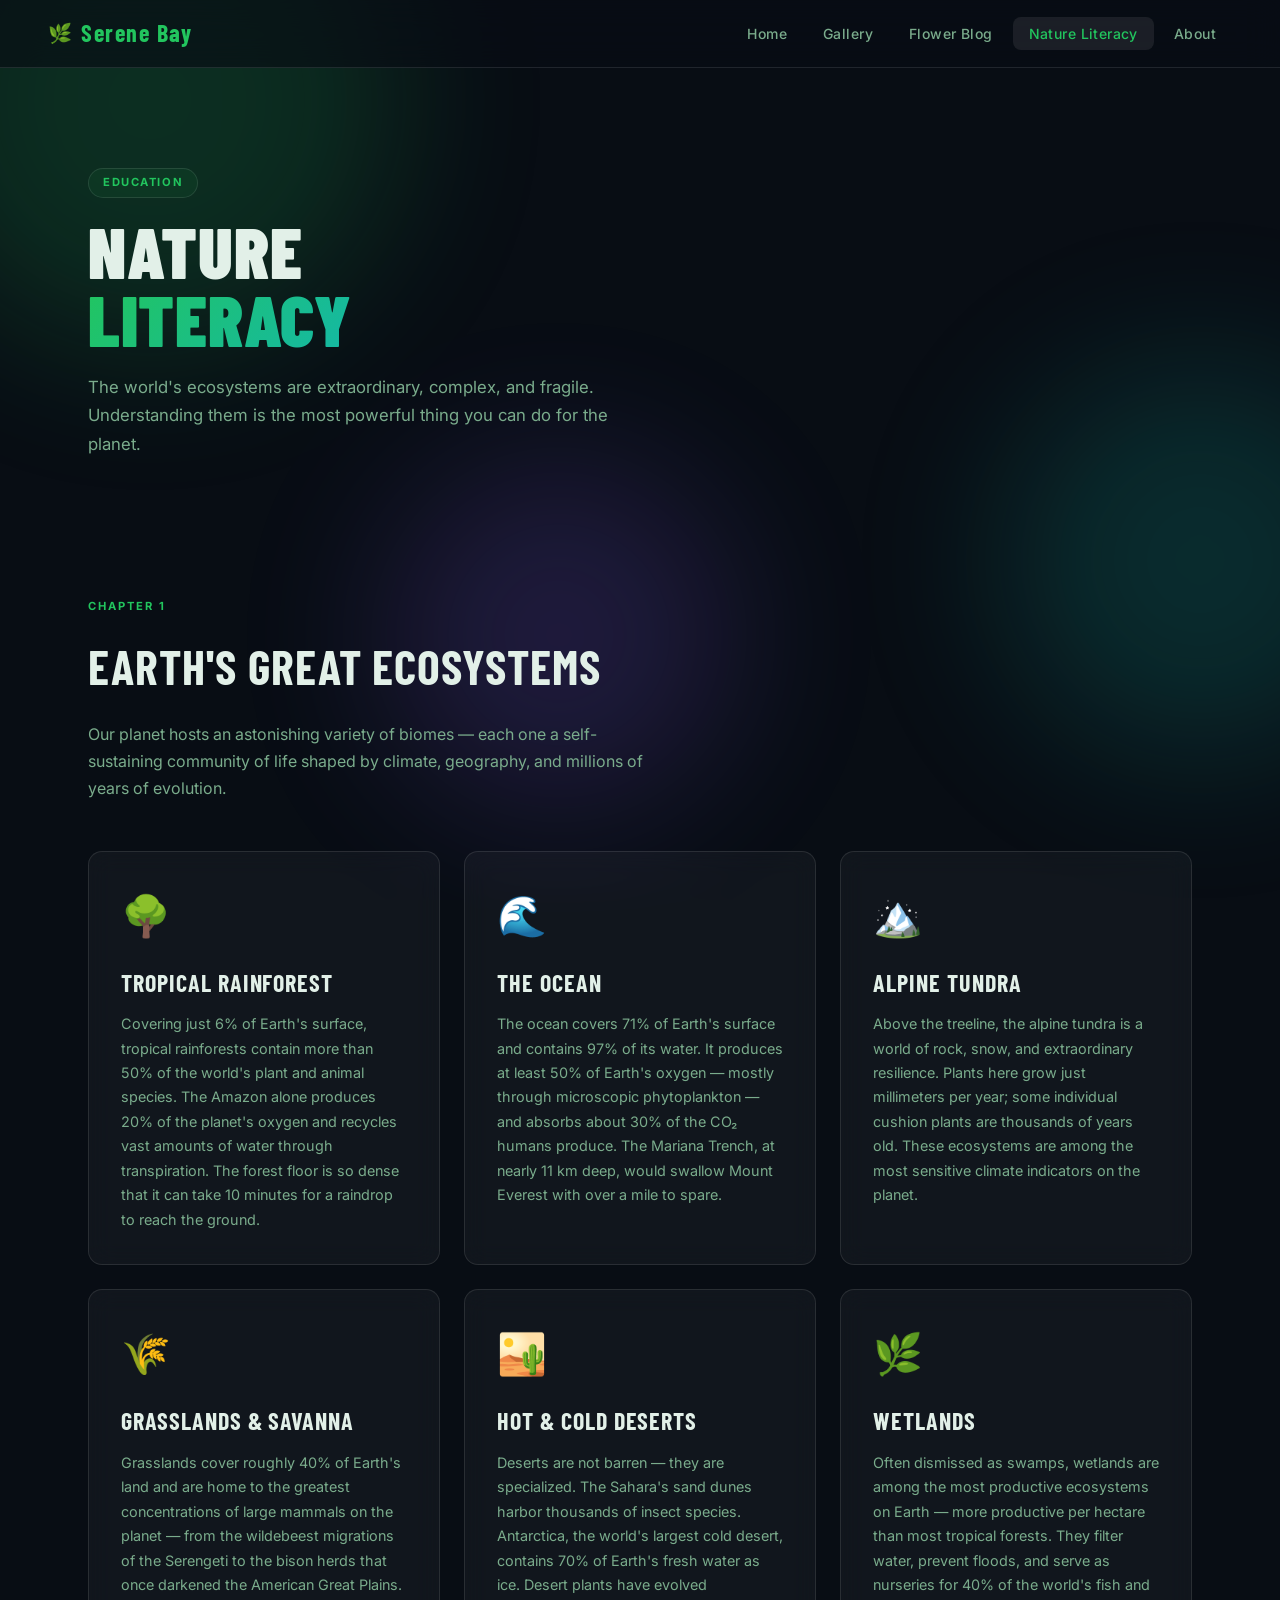
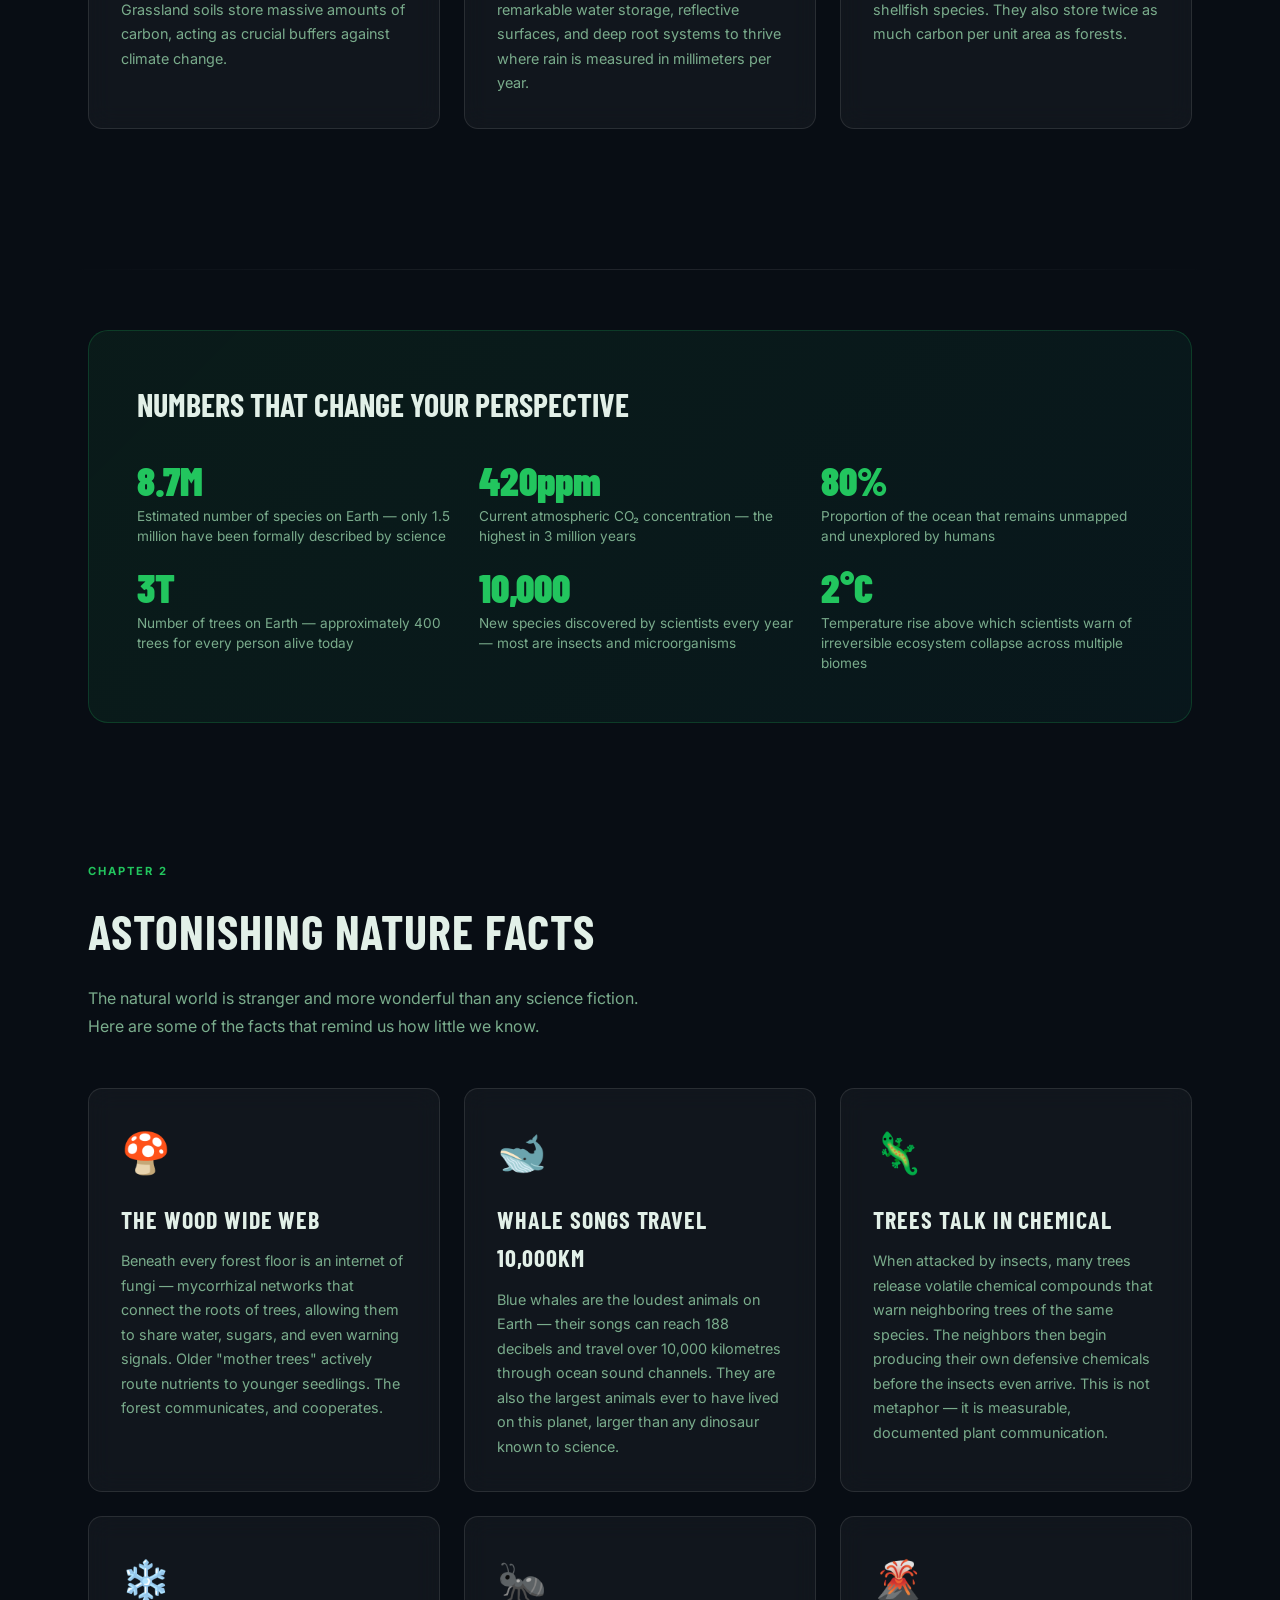
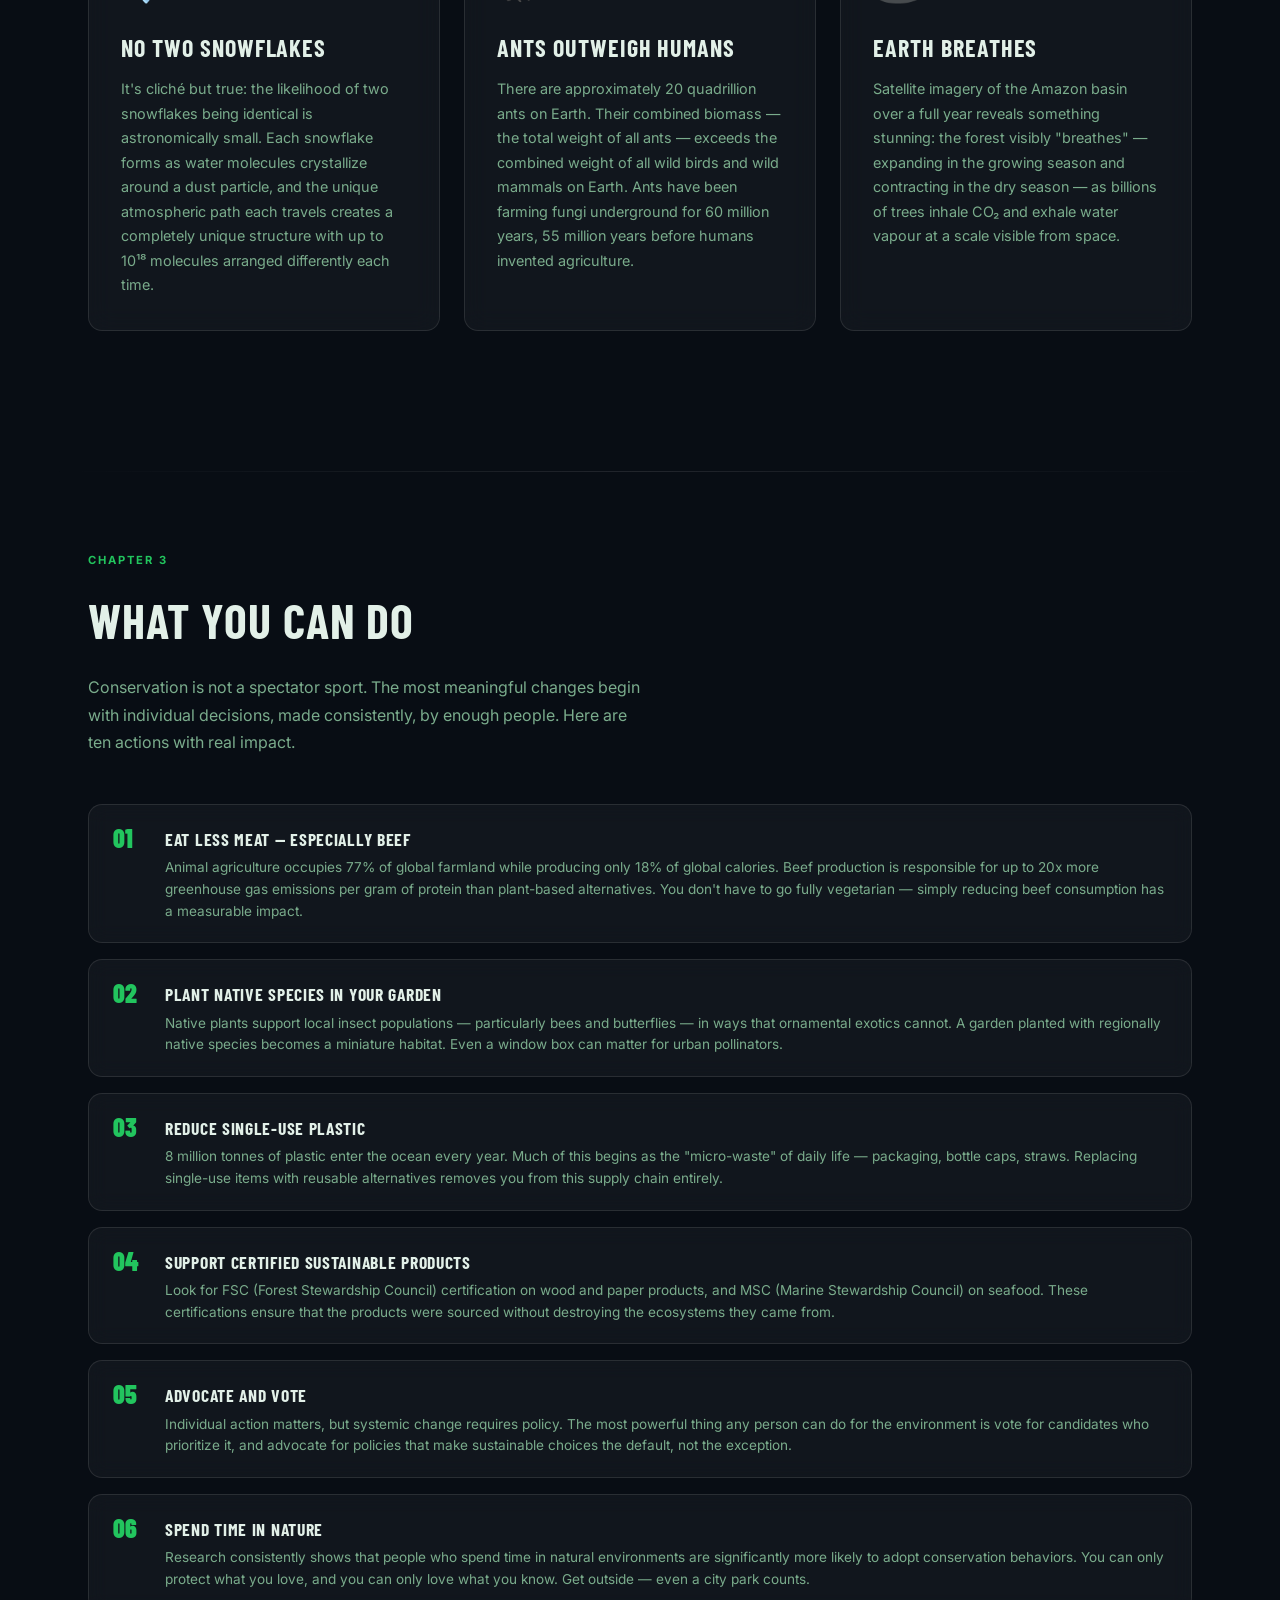
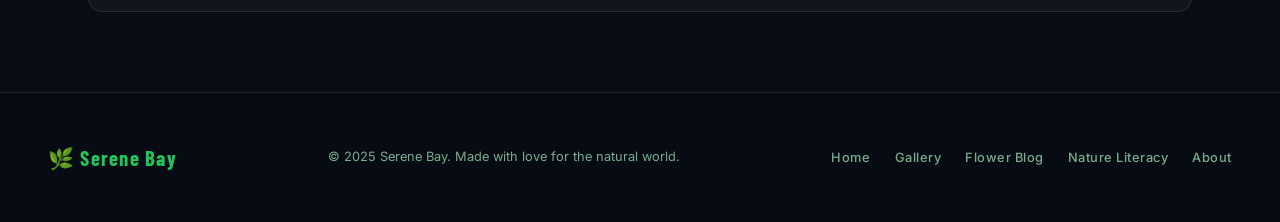
<file: nature-literacy.html>
<!DOCTYPE html>
<html lang="en">
<head>
  <meta charset="UTF-8" />
  <meta name="viewport" content="width=device-width, initial-scale=1.0" />
  <title>Nature Literacy — Serene Bay</title>
  <meta name="description" content="Explore ecosystems, discover astounding nature facts, and learn practical conservation tips at Serene Bay Nature Literacy." />
  <link rel="preconnect" href="https://fonts.googleapis.com">
  <link rel="preconnect" href="https://fonts.gstatic.com" crossorigin>
  <link href="https://fonts.googleapis.com/css2?family=Barlow+Condensed:wght@300;400;600;700;900&family=Inter:wght@300;400;500;600&display=swap" rel="stylesheet">
  <link rel="stylesheet" href="styles.css" />
</head>
<body>

  <div class="blob-container">
    <div class="blob blob-1"></div>
    <div class="blob blob-2"></div>
    <div class="blob blob-3"></div>
  </div>

  <nav class="navbar">
    <a class="nav-brand" href="index.html"><span class="leaf">🌿</span> Serene Bay</a>
    <div class="nav-toggle" id="navToggle" aria-label="Toggle menu">
      <span></span><span></span><span></span>
    </div>
    <ul class="nav-links" id="navLinks">
    </ul>
  </nav>

  <div class="page-content">

    <div class="page-hero">
      <span class="page-hero-tag">Education</span>
      <h1>Nature<br><span style="background:linear-gradient(135deg,#22c55e,#14b8a6);-webkit-background-clip:text;-webkit-text-fill-color:transparent;background-clip:text;">Literacy</span></h1>
      <p>The world's ecosystems are extraordinary, complex, and fragile. Understanding them is the most powerful thing you can do for the planet.</p>
    </div>

    <!-- Ecosystems Section -->
    <section>
      <p class="section-label">Chapter 1</p>
      <h2 class="section-title">Earth's Great Ecosystems</h2>
      <p class="section-desc">Our planet hosts an astonishing variety of biomes — each one a self-sustaining community of life shaped by climate, geography, and millions of years of evolution.</p>

      <div class="literacy-grid">

        <div class="glass-card literacy-card">
          <div class="literacy-icon">🌳</div>
          <h3>Tropical Rainforest</h3>
          <p>Covering just 6% of Earth's surface, tropical rainforests contain more than 50% of the world's plant and animal species. The Amazon alone produces 20% of the planet's oxygen and recycles vast amounts of water through transpiration. The forest floor is so dense that it can take 10 minutes for a raindrop to reach the ground.</p>
        </div>

        <div class="glass-card literacy-card">
          <div class="literacy-icon">🌊</div>
          <h3>The Ocean</h3>
          <p>The ocean covers 71% of Earth's surface and contains 97% of its water. It produces at least 50% of Earth's oxygen — mostly through microscopic phytoplankton — and absorbs about 30% of the CO₂ humans produce. The Mariana Trench, at nearly 11 km deep, would swallow Mount Everest with over a mile to spare.</p>
        </div>

        <div class="glass-card literacy-card">
          <div class="literacy-icon">🏔️</div>
          <h3>Alpine Tundra</h3>
          <p>Above the treeline, the alpine tundra is a world of rock, snow, and extraordinary resilience. Plants here grow just millimeters per year; some individual cushion plants are thousands of years old. These ecosystems are among the most sensitive climate indicators on the planet.</p>
        </div>

        <div class="glass-card literacy-card">
          <div class="literacy-icon">🌾</div>
          <h3>Grasslands & Savanna</h3>
          <p>Grasslands cover roughly 40% of Earth's land and are home to the greatest concentrations of large mammals on the planet — from the wildebeest migrations of the Serengeti to the bison herds that once darkened the American Great Plains. Grassland soils store massive amounts of carbon, acting as crucial buffers against climate change.</p>
        </div>

        <div class="glass-card literacy-card">
          <div class="literacy-icon">🏜️</div>
          <h3>Hot & Cold Deserts</h3>
          <p>Deserts are not barren — they are specialized. The Sahara's sand dunes harbor thousands of insect species. Antarctica, the world's largest cold desert, contains 70% of Earth's fresh water as ice. Desert plants have evolved remarkable water storage, reflective surfaces, and deep root systems to thrive where rain is measured in millimeters per year.</p>
        </div>

        <div class="glass-card literacy-card">
          <div class="literacy-icon">🌿</div>
          <h3>Wetlands</h3>
          <p>Often dismissed as swamps, wetlands are among the most productive ecosystems on Earth — more productive per hectare than most tropical forests. They filter water, prevent floods, and serve as nurseries for 40% of the world's fish and shellfish species. They also store twice as much carbon per unit area as forests.</p>
        </div>

      </div>
    </section>

    <div class="divider"></div>

    <!-- Facts Banner -->
    <div style="max-width:1200px;margin:0 auto;padding:0 48px;">
      <div class="facts-banner">
        <h3>Numbers That Change Your Perspective</h3>
        <div class="facts-list">
          <div class="fact-item">
            <div class="fact-number">8.7M</div>
            <div class="fact-label">Estimated number of species on Earth — only 1.5 million have been formally described by science</div>
          </div>
          <div class="fact-item">
            <div class="fact-number">420ppm</div>
            <div class="fact-label">Current atmospheric CO₂ concentration — the highest in 3 million years</div>
          </div>
          <div class="fact-item">
            <div class="fact-number">80%</div>
            <div class="fact-label">Proportion of the ocean that remains unmapped and unexplored by humans</div>
          </div>
          <div class="fact-item">
            <div class="fact-number">3T</div>
            <div class="fact-label">Number of trees on Earth — approximately 400 trees for every person alive today</div>
          </div>
          <div class="fact-item">
            <div class="fact-number">10,000</div>
            <div class="fact-label">New species discovered by scientists every year — most are insects and microorganisms</div>
          </div>
          <div class="fact-item">
            <div class="fact-number">2°C</div>
            <div class="fact-label">Temperature rise above which scientists warn of irreversible ecosystem collapse across multiple biomes</div>
          </div>
        </div>
      </div>
    </div>

    <!-- Fascinating Nature Facts -->
    <section>
      <p class="section-label">Chapter 2</p>
      <h2 class="section-title">Astonishing Nature Facts</h2>
      <p class="section-desc">The natural world is stranger and more wonderful than any science fiction. Here are some of the facts that remind us how little we know.</p>

      <div class="literacy-grid">

        <div class="glass-card literacy-card">
          <div class="literacy-icon">🍄</div>
          <h3>The Wood Wide Web</h3>
          <p>Beneath every forest floor is an internet of fungi — mycorrhizal networks that connect the roots of trees, allowing them to share water, sugars, and even warning signals. Older "mother trees" actively route nutrients to younger seedlings. The forest communicates, and cooperates.</p>
        </div>

        <div class="glass-card literacy-card">
          <div class="literacy-icon">🐋</div>
          <h3>Whale Songs Travel 10,000km</h3>
          <p>Blue whales are the loudest animals on Earth — their songs can reach 188 decibels and travel over 10,000 kilometres through ocean sound channels. They are also the largest animals ever to have lived on this planet, larger than any dinosaur known to science.</p>
        </div>

        <div class="glass-card literacy-card">
          <div class="literacy-icon">🦎</div>
          <h3>Trees Talk in Chemical</h3>
          <p>When attacked by insects, many trees release volatile chemical compounds that warn neighboring trees of the same species. The neighbors then begin producing their own defensive chemicals before the insects even arrive. This is not metaphor — it is measurable, documented plant communication.</p>
        </div>

        <div class="glass-card literacy-card">
          <div class="literacy-icon">❄️</div>
          <h3>No Two Snowflakes</h3>
          <p>It's cliché but true: the likelihood of two snowflakes being identical is astronomically small. Each snowflake forms as water molecules crystallize around a dust particle, and the unique atmospheric path each travels creates a completely unique structure with up to 10¹⁸ molecules arranged differently each time.</p>
        </div>

        <div class="glass-card literacy-card">
          <div class="literacy-icon">🐜</div>
          <h3>Ants Outweigh Humans</h3>
          <p>There are approximately 20 quadrillion ants on Earth. Their combined biomass — the total weight of all ants — exceeds the combined weight of all wild birds and wild mammals on Earth. Ants have been farming fungi underground for 60 million years, 55 million years before humans invented agriculture.</p>
        </div>

        <div class="glass-card literacy-card">
          <div class="literacy-icon">🌋</div>
          <h3>Earth Breathes</h3>
          <p>Satellite imagery of the Amazon basin over a full year reveals something stunning: the forest visibly "breathes" — expanding in the growing season and contracting in the dry season — as billions of trees inhale CO₂ and exhale water vapour at a scale visible from space.</p>
        </div>

      </div>
    </section>

    <div class="divider"></div>

    <!-- Conservation Section -->
    <section>
      <p class="section-label">Chapter 3</p>
      <h2 class="section-title">What You Can Do</h2>
      <p class="section-desc">Conservation is not a spectator sport. The most meaningful changes begin with individual decisions, made consistently, by enough people. Here are ten actions with real impact.</p>

      <div class="conservation-list">

        <div class="conservation-item">
          <span class="num">01</span>
          <div>
            <h4>Eat Less Meat — Especially Beef</h4>
            <p>Animal agriculture occupies 77% of global farmland while producing only 18% of global calories. Beef production is responsible for up to 20x more greenhouse gas emissions per gram of protein than plant-based alternatives. You don't have to go fully vegetarian — simply reducing beef consumption has a measurable impact.</p>
          </div>
        </div>

        <div class="conservation-item">
          <span class="num">02</span>
          <div>
            <h4>Plant Native Species in Your Garden</h4>
            <p>Native plants support local insect populations — particularly bees and butterflies — in ways that ornamental exotics cannot. A garden planted with regionally native species becomes a miniature habitat. Even a window box can matter for urban pollinators.</p>
          </div>
        </div>

        <div class="conservation-item">
          <span class="num">03</span>
          <div>
            <h4>Reduce Single-Use Plastic</h4>
            <p>8 million tonnes of plastic enter the ocean every year. Much of this begins as the "micro-waste" of daily life — packaging, bottle caps, straws. Replacing single-use items with reusable alternatives removes you from this supply chain entirely.</p>
          </div>
        </div>

        <div class="conservation-item">
          <span class="num">04</span>
          <div>
            <h4>Support Certified Sustainable Products</h4>
            <p>Look for FSC (Forest Stewardship Council) certification on wood and paper products, and MSC (Marine Stewardship Council) on seafood. These certifications ensure that the products were sourced without destroying the ecosystems they came from.</p>
          </div>
        </div>

        <div class="conservation-item">
          <span class="num">05</span>
          <div>
            <h4>Advocate and Vote</h4>
            <p>Individual action matters, but systemic change requires policy. The most powerful thing any person can do for the environment is vote for candidates who prioritize it, and advocate for policies that make sustainable choices the default, not the exception.</p>
          </div>
        </div>

        <div class="conservation-item">
          <span class="num">06</span>
          <div>
            <h4>Spend Time in Nature</h4>
            <p>Research consistently shows that people who spend time in natural environments are significantly more likely to adopt conservation behaviors. You can only protect what you love, and you can only love what you know. Get outside — even a city park counts.</p>
          </div>
        </div>

      </div>
    </section>

    <footer class="footer">
      <div class="footer-brand">🌿 Serene Bay</div>
      <p class="footer-copy">© 2025 Serene Bay. Made with love for the natural world.</p>
      <ul class="footer-links" id="footerLinks"></ul>
    </footer>
  </div>

  <script src="nav.js"></script>
</body>
</html>
</file>
<file: styles.css>
/* ============================================================
   SERENE BAY — Shared Stylesheet
   Forest-dark glassmorphism aesthetic
   ============================================================ */

@import url('https://fonts.googleapis.com/css2?family=Barlow+Condensed:wght@300;400;600;700;900&family=Inter:wght@300;400;500;600&display=swap');

:root {
  --bg-deep:     #080d14;
  --bg-dark:     #0c1220;
  --bg-mid:      #101a2e;
  --green-vivid: #22c55e;
  --green-soft:  #16a34a;
  --teal:        #14b8a6;
  --violet:      #8b5cf6;
  --coral:       #f97316;
  --text:        #e2f0e8;
  --text-muted:  #7aac8c;
  --glass-bg:    rgba(255, 255, 255, 0.04);
  --glass-border:rgba(255, 255, 255, 0.10);
  --glass-hover: rgba(255, 255, 255, 0.08);
  --radius:      14px;
  --transition:  0.3s cubic-bezier(0.4, 0, 0.2, 1);
}

*, *::before, *::after { box-sizing: border-box; margin: 0; padding: 0; }

html { scroll-behavior: smooth; }

body {
  font-family: 'Inter', sans-serif;
  background-color: var(--bg-deep);
  color: var(--text);
  min-height: 100vh;
  line-height: 1.6;
  overflow-x: hidden;
}

/* ── BLOBS ─────────────────────────────────────────────── */
.blob-container {
  position: fixed;
  inset: 0;
  pointer-events: none;
  z-index: 0;
  overflow: hidden;
}
.blob {
  position: absolute;
  border-radius: 50%;
  filter: blur(80px);
  opacity: 0.18;
  animation: blobDrift 20s ease-in-out infinite alternate;
}
.blob-1 { width: 500px; height: 500px; background: var(--green-vivid); top: -150px; left: -100px; animation-delay: 0s; }
.blob-2 { width: 400px; height: 400px; background: var(--teal);        top: 40%;  right: -120px; animation-delay: -6s; }
.blob-3 { width: 350px; height: 350px; background: var(--violet);      bottom: 10%; left: 30%; animation-delay: -12s; }

@keyframes blobDrift {
  0%   { transform: translate(0, 0) scale(1); }
  50%  { transform: translate(30px, -40px) scale(1.1); }
  100% { transform: translate(-20px, 30px) scale(0.95); }
}

/* ── NAVBAR ─────────────────────────────────────────────── */
.navbar {
  position: fixed;
  top: 0;
  left: 0;
  right: 0;
  z-index: 1000;
  display: flex;
  align-items: center;
  justify-content: space-between;
  padding: 0 48px;
  height: 68px;
  background: rgba(8, 13, 20, 0.65);
  backdrop-filter: blur(18px);
  -webkit-backdrop-filter: blur(18px);
  border-bottom: 1px solid var(--glass-border);
}

.nav-brand {
  font-family: 'Barlow Condensed', sans-serif;
  font-size: 1.5rem;
  font-weight: 700;
  letter-spacing: 0.06em;
  color: var(--green-vivid);
  text-decoration: none;
  display: flex;
  align-items: center;
  gap: 8px;
}
.nav-brand .leaf { font-size: 1.2rem; }

.nav-links {
  list-style: none;
  display: flex;
  gap: 4px;
}

.nav-links a {
  text-decoration: none;
  color: var(--text-muted);
  font-size: 0.875rem;
  font-weight: 500;
  letter-spacing: 0.03em;
  padding: 8px 16px;
  border-radius: 8px;
  transition: color var(--transition), background var(--transition);
}
.nav-links a:hover,
.nav-links a.active {
  color: var(--text);
  background: var(--glass-hover);
}
.nav-links a.active {
  color: var(--green-vivid);
}

.nav-toggle {
  display: none;
  flex-direction: column;
  gap: 5px;
  cursor: pointer;
  padding: 8px;
}
.nav-toggle span {
  display: block;
  width: 24px;
  height: 2px;
  background: var(--text);
  border-radius: 2px;
  transition: var(--transition);
}

/* ── PAGE WRAPPER ────────────────────────────────────────── */
.page-content {
  position: relative;
  z-index: 1;
  padding-top: 68px;
}

/* ── HERO ─────────────────────────────────────────────────── */
.hero {
  position: relative;
  min-height: 92vh;
  display: flex;
  align-items: center;
  overflow: hidden;
}
.hero-bg {
  position: absolute;
  inset: 0;
  background-size: cover;
  background-position: center;
  background-repeat: no-repeat;
  filter: brightness(0.35) saturate(1.2);
}
.hero-overlay {
  position: absolute;
  inset: 0;
  background: linear-gradient(135deg, rgba(8,13,20,0.7) 0%, rgba(20,184,166,0.10) 50%, rgba(8,13,20,0.8) 100%);
}
.hero-content {
  position: relative;
  z-index: 2;
  max-width: 720px;
  padding: 0 48px;
}
.hero-tag {
  display: inline-block;
  padding: 6px 14px;
  border: 1px solid var(--glass-border);
  border-radius: 100px;
  font-size: 0.75rem;
  font-weight: 600;
  letter-spacing: 0.12em;
  text-transform: uppercase;
  color: var(--green-vivid);
  background: rgba(34,197,94,0.08);
  margin-bottom: 20px;
}
.hero-title {
  font-family: 'Barlow Condensed', sans-serif;
  font-size: clamp(3rem, 8vw, 6rem);
  font-weight: 900;
  line-height: 0.95;
  letter-spacing: -0.01em;
  text-transform: uppercase;
  margin-bottom: 24px;
}
.hero-title .highlight {
  background: linear-gradient(135deg, var(--green-vivid), var(--teal));
  -webkit-background-clip: text;
  -webkit-text-fill-color: transparent;
  background-clip: text;
}
.hero-desc {
  font-size: 1.125rem;
  color: var(--text-muted);
  max-width: 480px;
  margin-bottom: 36px;
  line-height: 1.7;
}
.btn-row {
  display: flex;
  gap: 14px;
  flex-wrap: wrap;
}
.btn {
  display: inline-flex;
  align-items: center;
  gap: 8px;
  padding: 14px 28px;
  border-radius: 10px;
  font-size: 0.9rem;
  font-weight: 600;
  letter-spacing: 0.04em;
  text-decoration: none;
  border: none;
  cursor: pointer;
  transition: transform var(--transition), box-shadow var(--transition), background var(--transition);
}
.btn-primary {
  background: linear-gradient(135deg, var(--green-vivid), var(--teal));
  color: #0a1f14;
}
.btn-primary:hover {
  transform: translateY(-2px);
  box-shadow: 0 8px 30px rgba(34,197,94,0.35);
}
.btn-ghost {
  background: var(--glass-bg);
  color: var(--text);
  border: 1px solid var(--glass-border);
  backdrop-filter: blur(10px);
}
.btn-ghost:hover {
  background: var(--glass-hover);
  transform: translateY(-2px);
}

/* ── SECTION ─────────────────────────────────────────────── */
section {
  padding: 80px 48px;
  max-width: 1200px;
  margin: 0 auto;
}
.section-full {
  padding: 80px 48px;
  max-width: none;
}
.section-label {
  font-size: 0.7rem;
  font-weight: 700;
  letter-spacing: 0.18em;
  text-transform: uppercase;
  color: var(--green-vivid);
  margin-bottom: 12px;
}
.section-title {
  font-family: 'Barlow Condensed', sans-serif;
  font-size: clamp(2rem, 4vw, 3rem);
  font-weight: 700;
  text-transform: uppercase;
  letter-spacing: 0.02em;
  margin-bottom: 16px;
}
.section-desc {
  color: var(--text-muted);
  max-width: 560px;
  font-size: 1rem;
  line-height: 1.7;
  margin-bottom: 48px;
}

/* ── GLASS CARD ─────────────────────────────────────────── */
.glass-card {
  background: var(--glass-bg);
  border: 1px solid var(--glass-border);
  border-radius: var(--radius);
  backdrop-filter: blur(12px);
  -webkit-backdrop-filter: blur(12px);
  transition: background var(--transition), transform var(--transition), box-shadow var(--transition);
  overflow: hidden;
}
.glass-card:hover {
  background: var(--glass-hover);
  transform: translateY(-4px);
  box-shadow: 0 12px 40px rgba(0,0,0,0.4);
}

/* ── FEATURE GRID ─────────────────────────────────────────── */
.features-grid {
  display: grid;
  grid-template-columns: repeat(auto-fit, minmax(260px, 1fr));
  gap: 20px;
}
.feature-card {
  padding: 32px;
}
.feature-icon {
  font-size: 2rem;
  margin-bottom: 16px;
}
.feature-card h3 {
  font-family: 'Barlow Condensed', sans-serif;
  font-size: 1.4rem;
  font-weight: 700;
  text-transform: uppercase;
  letter-spacing: 0.04em;
  margin-bottom: 10px;
}
.feature-card p {
  color: var(--text-muted);
  font-size: 0.9rem;
  line-height: 1.65;
}

/* ── GALLERY GRID ─────────────────────────────────────────── */
.gallery-categories {
  display: flex;
  gap: 10px;
  flex-wrap: wrap;
  margin-bottom: 40px;
}
.category-btn {
  padding: 8px 20px;
  border-radius: 100px;
  border: 1px solid var(--glass-border);
  background: var(--glass-bg);
  color: var(--text-muted);
  font-size: 0.8rem;
  font-weight: 600;
  letter-spacing: 0.06em;
  text-transform: uppercase;
  cursor: pointer;
  transition: all var(--transition);
}
.category-btn:hover,
.category-btn.active {
  background: rgba(34,197,94,0.12);
  border-color: var(--green-vivid);
  color: var(--green-vivid);
}
.gallery-masonry {
  columns: 3;
  column-gap: 16px;
}
.gallery-item {
  break-inside: avoid;
  margin-bottom: 16px;
  border-radius: var(--radius);
  overflow: hidden;
  position: relative;
  cursor: pointer;
}
.gallery-item img {
  width: 100%;
  display: block;
  transition: transform 0.5s ease;
}
.gallery-item:hover img { transform: scale(1.05); }
.gallery-item-overlay {
  position: absolute;
  inset: 0;
  background: linear-gradient(to top, rgba(8,13,20,0.85) 0%, transparent 50%);
  opacity: 0;
  transition: opacity var(--transition);
  display: flex;
  align-items: flex-end;
  padding: 20px;
}
.gallery-item:hover .gallery-item-overlay { opacity: 1; }
.gallery-item-label {
  font-size: 0.8rem;
  font-weight: 600;
  letter-spacing: 0.06em;
  text-transform: uppercase;
  color: var(--green-vivid);
}
.gallery-item-title {
  font-family: 'Barlow Condensed', sans-serif;
  font-size: 1.1rem;
  font-weight: 700;
}

/* ── BLOG ─────────────────────────────────────────────────── */
.blog-grid {
  display: grid;
  grid-template-columns: repeat(auto-fit, minmax(300px, 1fr));
  gap: 24px;
}
.blog-card { display: flex; flex-direction: column; }
.blog-card-img {
  width: 100%;
  height: 220px;
  object-fit: cover;
}
.blog-card-body { padding: 24px; flex: 1; display: flex; flex-direction: column; }
.blog-tag {
  display: inline-block;
  padding: 3px 10px;
  border-radius: 100px;
  font-size: 0.68rem;
  font-weight: 700;
  letter-spacing: 0.1em;
  text-transform: uppercase;
  background: rgba(34,197,94,0.12);
  color: var(--green-vivid);
  border: 1px solid rgba(34,197,94,0.25);
  margin-bottom: 12px;
  width: fit-content;
}
.blog-card-body h3 {
  font-family: 'Barlow Condensed', sans-serif;
  font-size: 1.5rem;
  font-weight: 700;
  text-transform: uppercase;
  letter-spacing: 0.02em;
  margin-bottom: 10px;
  line-height: 1.1;
}
.blog-card-body p {
  color: var(--text-muted);
  font-size: 0.875rem;
  line-height: 1.65;
  flex: 1;
  margin-bottom: 20px;
}
.blog-meta {
  display: flex;
  align-items: center;
  gap: 12px;
  font-size: 0.75rem;
  color: var(--text-muted);
  border-top: 1px solid var(--glass-border);
  padding-top: 16px;
  margin-top: auto;
}
.blog-full-article {
  max-width: 760px;
  margin: 0 auto;
  padding: 0 48px 80px;
}
.blog-full-article h2 {
  font-family: 'Barlow Condensed', sans-serif;
  font-size: 2rem;
  font-weight: 700;
  text-transform: uppercase;
  margin: 40px 0 16px;
  color: var(--green-vivid);
}
.blog-full-article p {
  color: var(--text-muted);
  font-size: 1rem;
  line-height: 1.8;
  margin-bottom: 18px;
}
.blog-full-article .flower-hero {
  width: 100%;
  height: 340px;
  object-fit: cover;
  border-radius: var(--radius);
  margin: 20px 0 30px;
}
.flower-facts {
  background: var(--glass-bg);
  border: 1px solid var(--glass-border);
  border-radius: var(--radius);
  padding: 24px 28px;
  margin: 30px 0;
  backdrop-filter: blur(12px);
}
.flower-facts h4 {
  font-family: 'Barlow Condensed', sans-serif;
  font-size: 1rem;
  font-weight: 700;
  text-transform: uppercase;
  letter-spacing: 0.1em;
  color: var(--teal);
  margin-bottom: 14px;
}
.flower-facts ul {
  list-style: none;
  display: flex;
  flex-direction: column;
  gap: 8px;
}
.flower-facts li {
  font-size: 0.875rem;
  color: var(--text-muted);
  display: flex;
  gap: 10px;
}
.flower-facts li::before {
  content: '▸';
  color: var(--green-vivid);
  flex-shrink: 0;
}
.flower-articles-grid {
  display: grid;
  grid-template-columns: 1fr;
  gap: 60px;
}

/* ── NATURE LITERACY ─────────────────────────────────────── */
.literacy-grid {
  display: grid;
  grid-template-columns: repeat(auto-fit, minmax(300px, 1fr));
  gap: 24px;
  margin-bottom: 60px;
}
.literacy-card { padding: 32px; }
.literacy-icon {
  font-size: 2.5rem;
  margin-bottom: 16px;
}
.literacy-card h3 {
  font-family: 'Barlow Condensed', sans-serif;
  font-size: 1.5rem;
  font-weight: 700;
  text-transform: uppercase;
  letter-spacing: 0.04em;
  margin-bottom: 10px;
}
.literacy-card p {
  color: var(--text-muted);
  font-size: 0.9rem;
  line-height: 1.7;
}
.facts-banner {
  background: linear-gradient(135deg, rgba(34,197,94,0.08), rgba(20,184,166,0.06));
  border: 1px solid rgba(34,197,94,0.2);
  border-radius: 20px;
  padding: 48px;
  margin: 60px 0;
}
.facts-banner h3 {
  font-family: 'Barlow Condensed', sans-serif;
  font-size: 2rem;
  font-weight: 700;
  text-transform: uppercase;
  margin-bottom: 30px;
}
.facts-list {
  display: grid;
  grid-template-columns: repeat(auto-fit, minmax(240px, 1fr));
  gap: 20px;
}
.fact-item {
  display: flex;
  flex-direction: column;
  gap: 6px;
}
.fact-number {
  font-family: 'Barlow Condensed', sans-serif;
  font-size: 2.5rem;
  font-weight: 900;
  color: var(--green-vivid);
  line-height: 1;
}
.fact-label {
  font-size: 0.85rem;
  color: var(--text-muted);
  line-height: 1.5;
}
.conservation-list {
  display: flex;
  flex-direction: column;
  gap: 16px;
  margin-top: 32px;
}
.conservation-item {
  display: flex;
  gap: 16px;
  align-items: flex-start;
  padding: 20px 24px;
  border-radius: var(--radius);
  background: var(--glass-bg);
  border: 1px solid var(--glass-border);
  backdrop-filter: blur(10px);
}
.conservation-item .num {
  font-family: 'Barlow Condensed', sans-serif;
  font-size: 1.6rem;
  font-weight: 900;
  color: var(--green-vivid);
  flex-shrink: 0;
  line-height: 1;
  min-width: 36px;
}
.conservation-item h4 {
  font-family: 'Barlow Condensed', sans-serif;
  font-size: 1.1rem;
  font-weight: 700;
  text-transform: uppercase;
  letter-spacing: 0.04em;
  margin-bottom: 4px;
}
.conservation-item p {
  font-size: 0.85rem;
  color: var(--text-muted);
  line-height: 1.6;
}

/* ── ABOUT ─────────────────────────────────────────────────── */
.about-hero-text {
  max-width: 680px;
}
.about-grid {
  display: grid;
  grid-template-columns: 1fr 1fr;
  gap: 24px;
}
.about-image-block {
  position: relative;
  border-radius: var(--radius);
  overflow: hidden;
  height: 400px;
}
.about-image-block img {
  width: 100%;
  height: 100%;
  object-fit: cover;
  filter: brightness(0.75) saturate(1.1);
}
.about-image-block .caption {
  position: absolute;
  bottom: 20px;
  left: 20px;
  right: 20px;
  font-size: 0.75rem;
  color: var(--text-muted);
}
.about-text-block {
  display: flex;
  flex-direction: column;
  justify-content: center;
  gap: 20px;
}
.about-text-block p {
  color: var(--text-muted);
  font-size: 0.95rem;
  line-height: 1.75;
}
.about-values {
  display: grid;
  grid-template-columns: repeat(auto-fit, minmax(220px, 1fr));
  gap: 16px;
  margin-top: 12px;
}
.value-pill {
  display: flex;
  align-items: center;
  gap: 12px;
  padding: 16px 20px;
  background: var(--glass-bg);
  border: 1px solid var(--glass-border);
  border-radius: 10px;
  backdrop-filter: blur(10px);
}
.value-pill .icon { font-size: 1.4rem; }
.value-pill span {
  font-size: 0.85rem;
  font-weight: 600;
  letter-spacing: 0.03em;
}

/* ── STATS ROW ──────────────────────────────────────────── */
.stats-row {
  display: grid;
  grid-template-columns: repeat(4, 1fr);
  gap: 1px;
  background: var(--glass-border);
  border: 1px solid var(--glass-border);
  border-radius: var(--radius);
  overflow: hidden;
  margin: 48px 0;
}
.stat-item {
  background: var(--bg-dark);
  padding: 32px 24px;
  text-align: center;
}
.stat-number {
  font-family: 'Barlow Condensed', sans-serif;
  font-size: 2.5rem;
  font-weight: 900;
  color: var(--green-vivid);
  line-height: 1;
  margin-bottom: 6px;
}
.stat-label {
  font-size: 0.75rem;
  color: var(--text-muted);
  text-transform: uppercase;
  letter-spacing: 0.08em;
}

/* ── DIVIDER ─────────────────────────────────────────────── */
.divider {
  height: 1px;
  background: linear-gradient(90deg, transparent, var(--glass-border), transparent);
  margin: 0 48px;
}

/* ── FOOTER ──────────────────────────────────────────────── */
.footer {
  position: relative;
  z-index: 1;
  border-top: 1px solid var(--glass-border);
  padding: 48px;
  display: flex;
  justify-content: space-between;
  align-items: center;
  flex-wrap: wrap;
  gap: 20px;
  background: rgba(8,13,20,0.9);
  backdrop-filter: blur(12px);
}
.footer-brand {
  font-family: 'Barlow Condensed', sans-serif;
  font-size: 1.3rem;
  font-weight: 700;
  color: var(--green-vivid);
  letter-spacing: 0.06em;
}
.footer-copy {
  font-size: 0.8rem;
  color: var(--text-muted);
}
.footer-links {
  display: flex;
  gap: 24px;
  list-style: none;
}
.footer-links a {
  text-decoration: none;
  color: var(--text-muted);
  font-size: 0.8rem;
  font-weight: 500;
  letter-spacing: 0.04em;
  transition: color var(--transition);
}
.footer-links a:hover { color: var(--green-vivid); }

/* ── PAGE HERO (inner pages) ─────────────────────────────── */
.page-hero {
  padding: 100px 48px 60px;
  max-width: 1200px;
  margin: 0 auto;
}
.page-hero-tag {
  display: inline-block;
  padding: 5px 14px;
  border: 1px solid var(--glass-border);
  border-radius: 100px;
  font-size: 0.7rem;
  font-weight: 700;
  letter-spacing: 0.14em;
  text-transform: uppercase;
  color: var(--green-vivid);
  background: rgba(34,197,94,0.07);
  margin-bottom: 18px;
}
.page-hero h1 {
  font-family: 'Barlow Condensed', sans-serif;
  font-size: clamp(2.5rem, 6vw, 4.5rem);
  font-weight: 900;
  text-transform: uppercase;
  letter-spacing: 0.01em;
  line-height: 0.95;
  margin-bottom: 20px;
}
.page-hero p {
  font-size: 1.05rem;
  color: var(--text-muted);
  max-width: 520px;
  line-height: 1.7;
}

/* ── SCROLLBAR ──────────────────────────────────────────── */
::-webkit-scrollbar { width: 6px; }
::-webkit-scrollbar-track { background: var(--bg-deep); }
::-webkit-scrollbar-thumb { background: var(--glass-border); border-radius: 3px; }
::-webkit-scrollbar-thumb:hover { background: rgba(34,197,94,0.4); }

/* ── RESPONSIVE ──────────────────────────────────────────── */
@media (max-width: 768px) {
  .navbar { padding: 0 20px; }
  .nav-links { display: none; flex-direction: column; position: fixed; top: 68px; left: 0; right: 0; background: rgba(8,13,20,0.97); backdrop-filter: blur(18px); padding: 20px; gap: 0; border-bottom: 1px solid var(--glass-border); }
  .nav-links.open { display: flex; }
  .nav-links li a { display: block; padding: 14px 20px; font-size: 1rem; }
  .nav-toggle { display: flex; }
  section, .page-hero, .blog-full-article { padding-left: 20px; padding-right: 20px; }
  .hero-content { padding: 0 20px; }
  .gallery-masonry { columns: 2; }
  .stats-row { grid-template-columns: repeat(2, 1fr); }
  .about-grid { grid-template-columns: 1fr; }
  .footer { padding: 32px 20px; flex-direction: column; align-items: flex-start; }
  .section-full { padding-left: 20px; padding-right: 20px; }
  .facts-banner { padding: 28px 20px; }
}
@media (max-width: 480px) {
  .gallery-masonry { columns: 1; }
  .stats-row { grid-template-columns: 1fr 1fr; }
}
</file>
